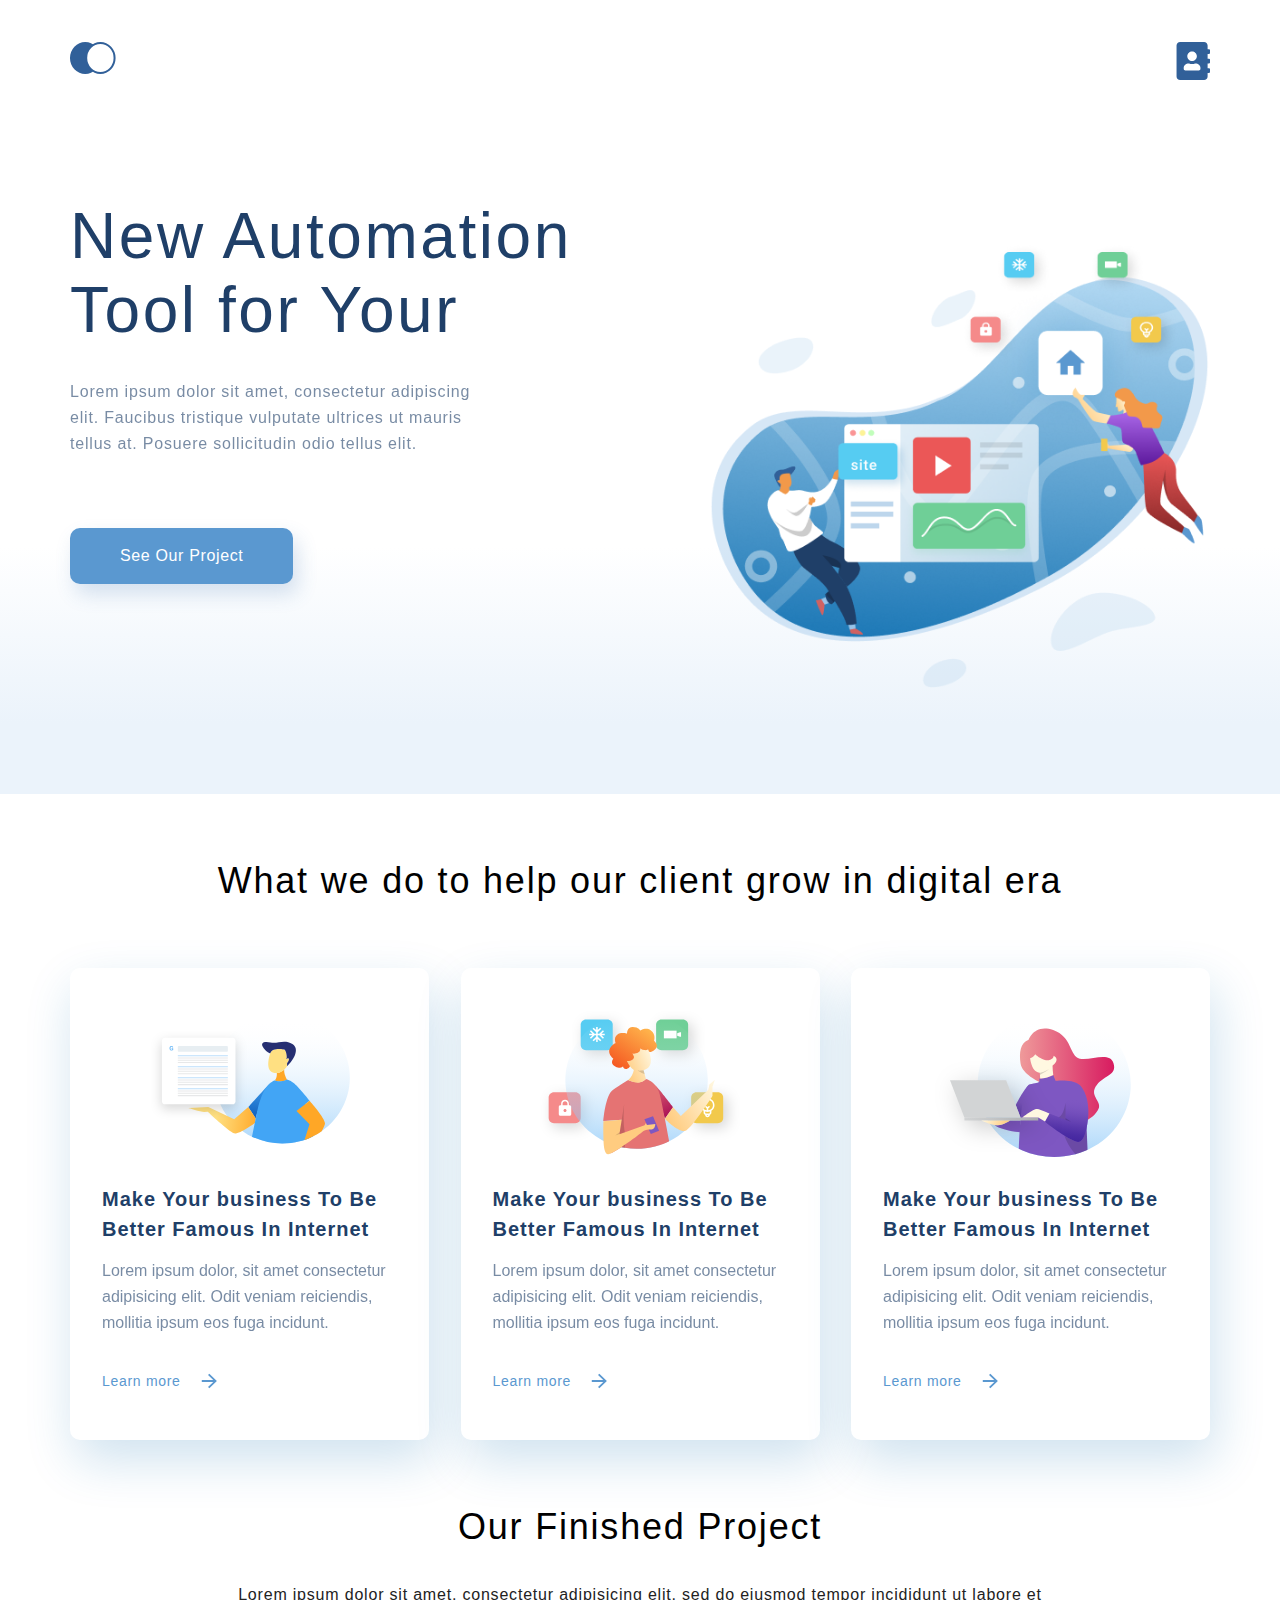
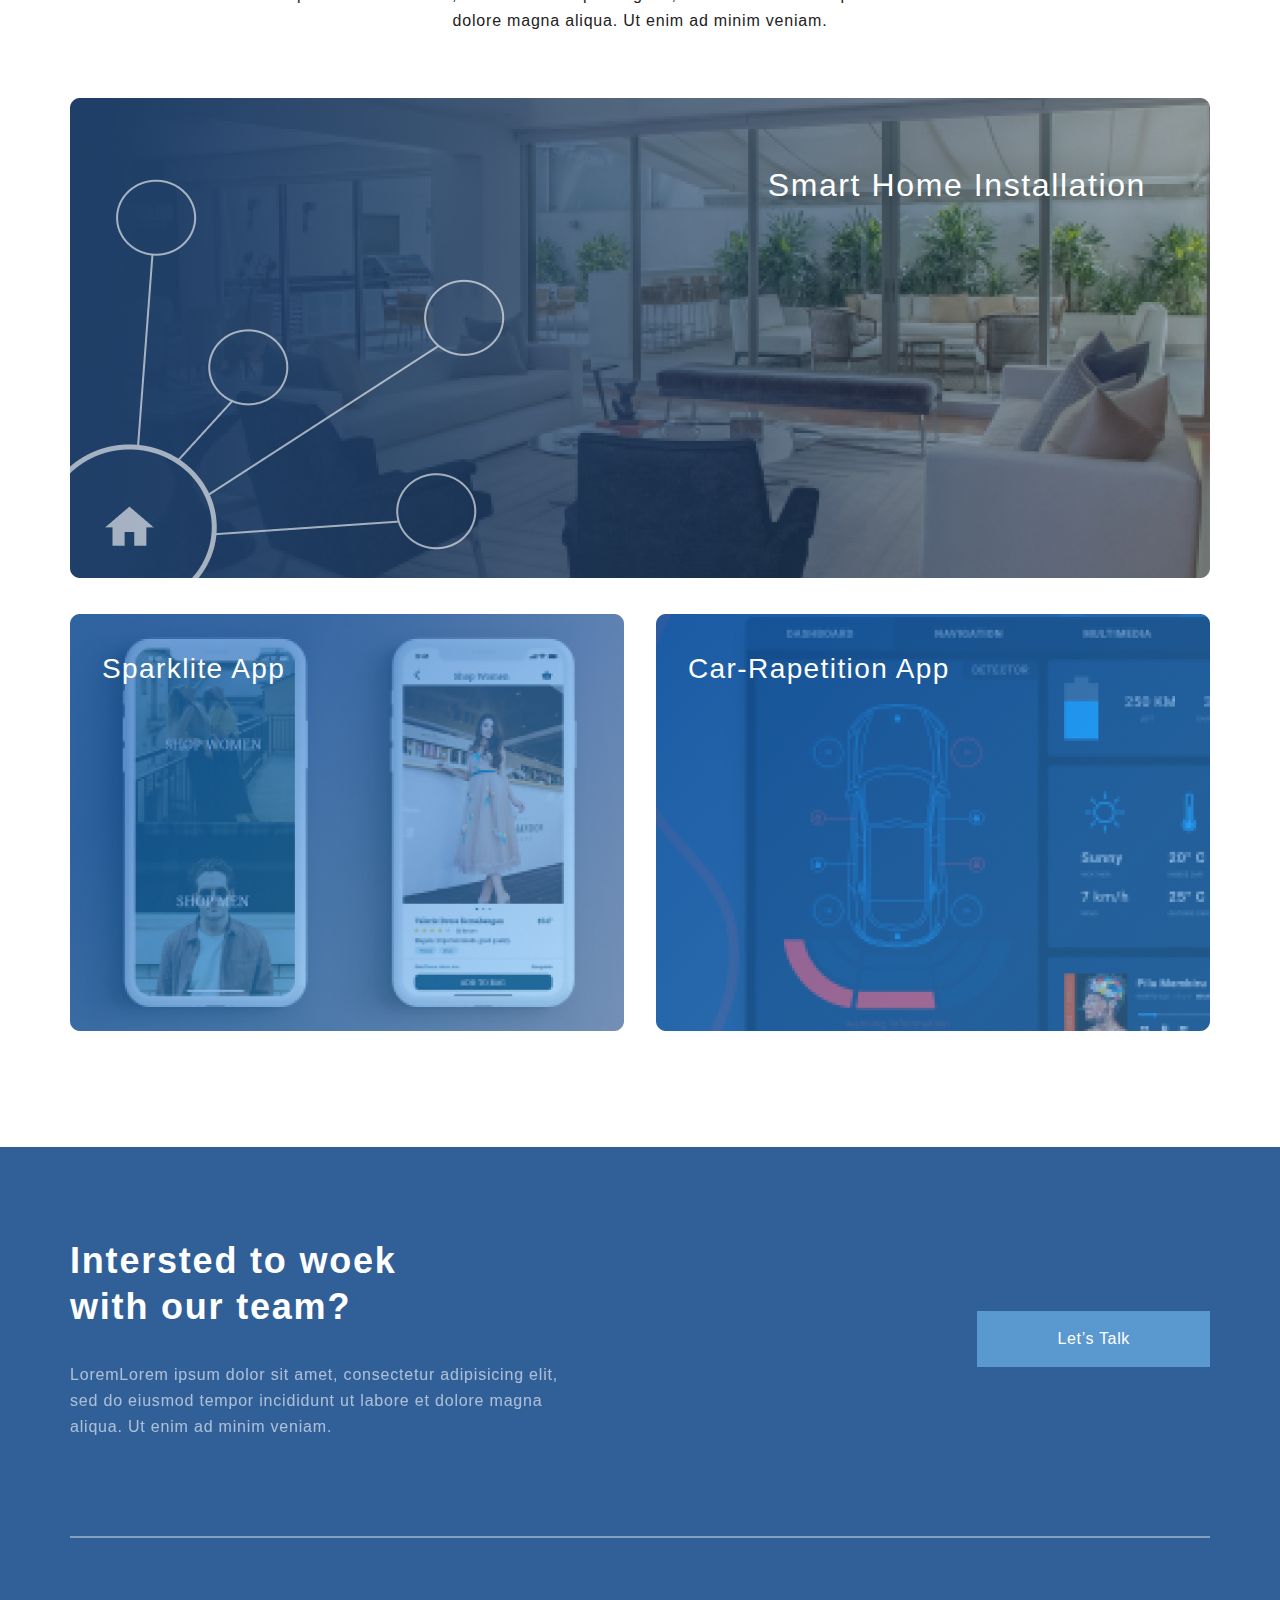
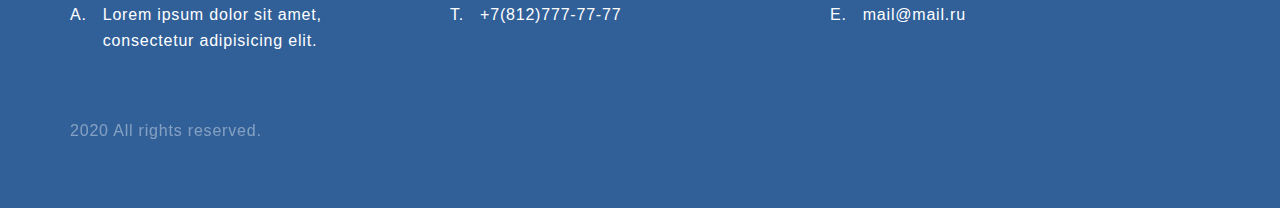
<file: index.html>
<!DOCTYPE html>
<html lang="en">

<head>
    <meta charset="UTF-8">
    <meta name="viewport" content="width=device-width, initial-scale=1.0">
    <title>My first site with Geekbrains</title>
    <link rel="stylesheet" href="style.css">
</head>

<body>
    <div class="main">
        <div class="container top__box">
            <ul class="menu">
                <li><a href="index.html"><img src="img/main.svg" alt="main"></a></li>
                <li><a href="contact.html"><img src="img/cont.svg" alt="contacts"></a></li>
            </ul>
            <div class="description">
                <h1 class="header">New Automation
                    Tool for Your </h1>
                <p class="par top__text">Lorem ipsum dolor sit amet, consectetur adipiscing elit. Faucibus tristique
                    vulputate ultrices ut mauris tellus at. Posuere sollicitudin odio tellus elit.</p>
                <a class="link_top" href="#">See Our Project</a>
            </div>
        </div>
    </div>
    <div class="what-we-do container">
        <h3 class="header_h3">What we do to help our client grow in digital era</h3>
        <div class="card_box">
            <div class="choice">
                <img class="img_1" src="img/card_1.svg" alt="card">
                <h4 class="header_h4">Make Your business To Be
                    Better Famous In Internet</h4>
                <p class="par card_par">Lorem ipsum dolor, sit amet consectetur adipisicing elit. Odit veniam
                    reiciendis,
                    mollitia ipsum eos fuga incidunt.</p>
                <div class="div_for_link">
                    <a class="card__link" href="#">Learn more </a>
                    <div><a href="#"><img class="arrow" src="img/arrow.svg" alt="link"></a></div>
                </div>
            </div>
            <div class="choice">
                <img class="img_2" src="img/card_2_1.svg" alt="card">
                <img class="img_3" src="img/card_2_2.svg" alt="card">
                <h4 class="header_h4">Make Your business To Be
                    Better Famous In Internet</h4>
                <p class="par card_par">Lorem ipsum dolor, sit amet consectetur adipisicing elit. Odit veniam
                    reiciendis,
                    mollitia ipsum eos fuga incidunt.</p>
                <div class="div_for_link">
                    <a class="card__link" href="#">Learn more </a>
                    <div><a href="#"><img class="arrow" src="img/arrow.svg" alt="link"></a></div>
                </div>
            </div>
            <div class="choice">
                <img class="img_1" src="img/card_3.svg" alt="card">
                <h4 class="header_h4">Make Your business To Be
                    Better Famous In Internet</h4>
                <p class="par card_par">Lorem ipsum dolor, sit amet consectetur adipisicing elit. Odit veniam
                    reiciendis,
                    mollitia ipsum eos fuga incidunt.</p>
                <div class="div_for_link">
                    <a class="card__link" href="#">Learn more </a>
                    <div><a href="#"><img class="arrow" src="img/arrow.svg" alt="link"></a></div>
                </div>
            </div>
        </div>
    </div>
    <div class="footer">
        <div class="container">
            <div class="project">
                <h3 class="header_h3">Our Finished Project</h3>
                <p class="par par_project">Lorem ipsum dolor sit amet, consectetur adipisicing elit, sed do eiusmod
                    tempor
                    incididunt ut labore et dolore magna aliqua. Ut enim ad minim veniam.</p>
                <div class="project__item">
                    <img class="project__img" src="img/project_1.png" alt="image">
                    <p class="project__text">Smart Home Installation</p>
                </div>
                <div class="project__parent">
                    <div class="project__item project__item_margin">
                        <img class="project__img" src="img/project_2.png" alt="image">
                        <p class="project__text_second">Sparklite App</p>
                    </div>
                    <div class="project__item">
                        <img class="project__img" src="img/project_3.png" alt="image">
                        <p class="project__text_second">Car-Rapetition App</p>
                    </div>
                </div>
            </div>
        </div>
    </div>
    <div class="footer_bottom">
        <div class="container container_footer">
            <div class="discription_footer">
                <div>
                    <h3 class="header_h3">Intersted to woek
                        with our team?</h3>
                    <p class="par footer_bottom_par">LoremLorem ipsum dolor sit amet, consectetur adipisicing elit, sed
                        do
                        eiusmod tempor
                        incididunt ut labore et dolore magna aliqua. Ut enim ad minim veniam.</p>
                </div>
                <div class="div_for_footer_link">
                    <a href="#" class="footer_link">Let’s Talk</a>
                </div>
            </div>
            <hr>
            <div class="list_footer">
                <ul class="footer_info">
                    <li class="footer_list">Lorem ipsum dolor sit amet, consectetur adipisicing elit.</li>
                    <li class="footer_list">+7(812)777-77-77</li>
                    <li class="footer_list">mail@mail.ru</li>
                </ul>
            </div>

            <div class="ARR">
                <p class="par">2020 All rights reserved.</p>
            </div>
        </div>
    </div>
</body>

</html>
</file>
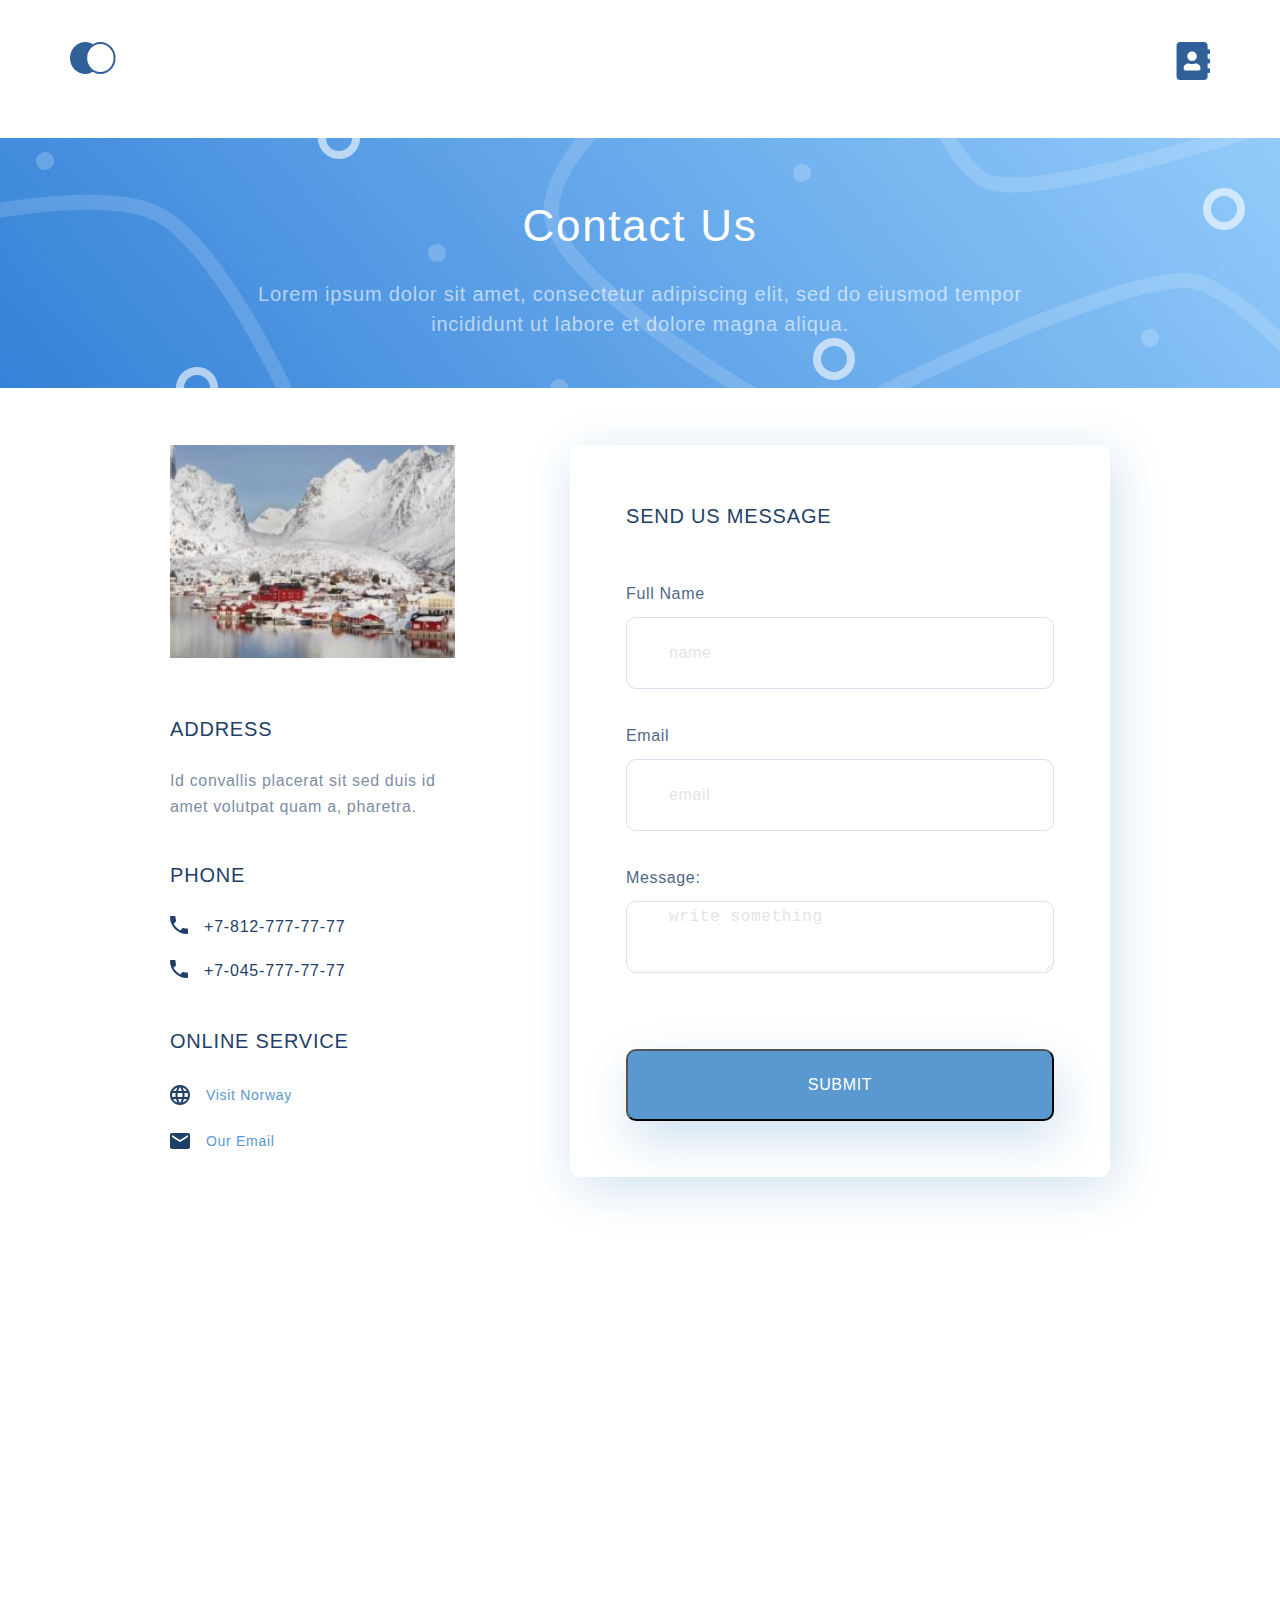
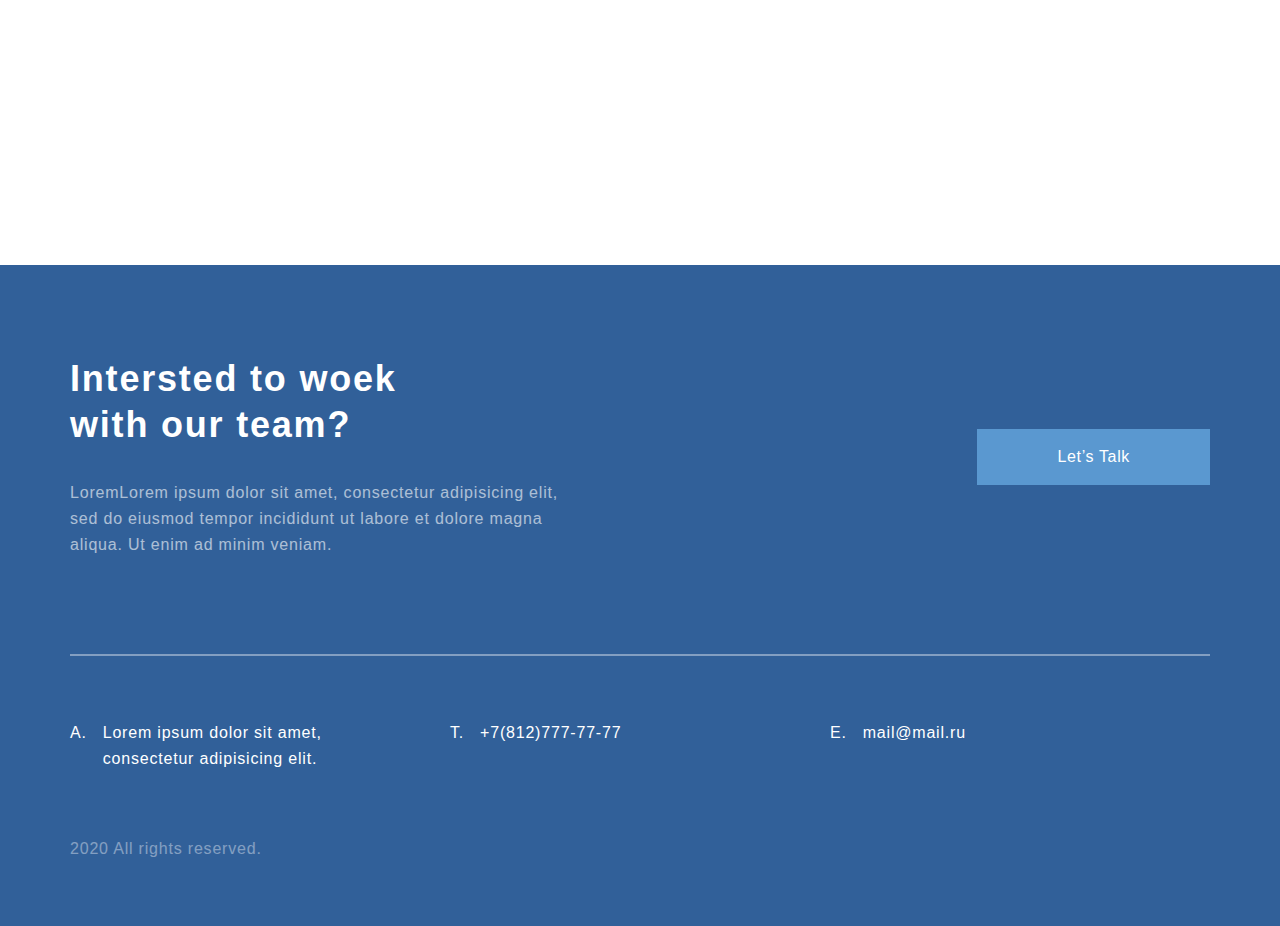
<file: contact.html>
<!DOCTYPE html>
<html lang="en">

<head>
    <meta charset="UTF-8">
    <meta name="viewport" content="width=device-width, initial-scale=1.0">
    <title>My first site with Geekbrains</title>
    <link rel="stylesheet" href="style.css">
</head>

<body>
    <div class="container">
        <ul class="menu menu_contacts">
            <li><a href="index.html"><img src="img/main.svg" alt="main"></a></li>
            <li><a href="contact.html"><img src="img/cont.svg" alt="contacts"></a></li>
        </ul>
    </div>
    <div class="main_contacts">
        <div class="container">
            <div class="description_contacts">
                <h2 class="header_h2">Contact Us</h2>
                <p class="par">Lorem ipsum dolor sit amet, consectetur adipiscing elit, sed do eiusmod tempor incididunt
                    ut labore et dolore magna aliqua. </p>
            </div>
        </div>
    </div>
    <form action="#" class="container form">
        <div class="adress">
            <img class="img_contact" src="img/001.jpg" alt="Norway in winter">
            <h4 class="header_h4_cont">ADDRESS</h4>
            <p class="par">Id convallis placerat sit sed duis id amet volutpat quam a, pharetra.</p>
            <h4 class="header_h4_cont">PHONE</h4>
            <ul class="ul_cont_tel">
                <li class="li_cont_tel">+7-812-777-77-77</li>
                <li class="li_cont_tel">+7-045-777-77-77</li>
            </ul>
            <h4 class="header_h4_cont">ONLINE SERVICE</h4>
            <ul class="ul_cont_online">
                <li class="li_cont_online"><a class="link_cont_online" href="https://www.visitnorway.com/"
                        target="new">Visit Norway</a></li>
                <li class="li_cont_online"><a class="link_cont_online" href="mailto:mail@mail.ru">Our Email</a></li>
            </ul>
        </div>
        <div class="feedback">
            <h4 class="header_h4_cont">SEND US MESSAGE</h4>
            <p class="par">Full Name</p> <input type="text" placeholder="name" class="input"><br>
            <p class="par">Email</p> <input type="email" placeholder="email" class="input"><br>
            <p class="par">Message:</p>
            <textarea cols="30" rows="10" placeholder="write something" class="input"></textarea><br>
            <button type="submit" class="button">SUBMIT</button>
            <br>
        </div>
    </form>
    <div class="div_for_map">
        <div class="map container">
            <iframe
                src="https://yandex.ru/map-widget/v1/?um=constructor%3A4feb810efaa28ed17048993f5f2e56280fda6cfa603c2abc4ed882af0743bb71&amp;source=constructor"
                width="100%" height="100%" frameborder="0"></iframe>
        </div>
    </div>
    <div class="footer_bottom">
        <div class="container container_footer">
            <div class="discription_footer">
                <div>
                    <h3 class="header_h3">Intersted to woek
                        with our team?</h3>
                    <p class="par footer_bottom_par">LoremLorem ipsum dolor sit amet, consectetur adipisicing elit, sed
                        do
                        eiusmod tempor
                        incididunt ut labore et dolore magna aliqua. Ut enim ad minim veniam.</p>
                </div>
                <div class="div_for_footer_link">
                    <a href="#" class="footer_link">Let’s Talk</a>
                </div>
            </div>
            <hr>
            <div class="list_footer">
                <ul class="footer_info">
                    <li class="footer_list">Lorem ipsum dolor sit amet, consectetur adipisicing elit.</li>
                    <li class="footer_list">+7(812)777-77-77</li>
                    <li class="footer_list">mail@mail.ru</li>
                </ul>
            </div>

            <div class="ARR">
                <p class="par">2020 All rights reserved.</p>
            </div>
        </div>
    </div>
</body>

</html>
</file>
<file: style.css>
* {
  margin: 0;
  padding: 0;
}

body {
  font-family: sans-serif;
}

h1 {
  width: 510px;
}

.main {
  min-height: 768px;
  background: -webkit-gradient(linear, left bottom, left top, color-stop(8.84%, #EBF3FB), color-stop(31.12%, rgba(152, 195, 232, 0)));
  background: linear-gradient(0deg, #EBF3FB 8.84%, rgba(152, 195, 232, 0) 31.12%);
}

.main .top__box {
  display: -webkit-box;
  display: -ms-flexbox;
  display: flex;
  -webkit-box-orient: vertical;
  -webkit-box-direction: normal;
      -ms-flex-direction: column;
          flex-direction: column;
  height: 100%;
}

.main .menu {
  display: -webkit-box;
  display: -ms-flexbox;
  display: flex;
  -webkit-box-pack: justify;
      -ms-flex-pack: justify;
          justify-content: space-between;
  padding-top: 42px;
  padding-bottom: 54px;
}

.main .description_contacts {
  width: 100%;
}

.main .header {
  font-size: 64px;
  color: #1F3F68;
  font-weight: 300;
  line-height: 74px;
  letter-spacing: 0.04em;
  margin-bottom: 32px;
}

.main .top__text {
  width: 425px;
  font-size: 16px;
  line-height: 26px;
  letter-spacing: 0.05em;
  color: #1F3F68;
  opacity: 0.6;
}

.main .link_top {
  display: inline-block;
  font-size: 16px;
  line-height: 26px;
  text-align: center;
  letter-spacing: 0.04em;
  color: #FFFFFF;
  background: #5A98D0;
  -webkit-box-shadow: 5px 10px 20px rgba(53, 110, 173, 0.2);
          box-shadow: 5px 10px 20px rgba(53, 110, 173, 0.2);
  border-radius: 10px;
  padding: 15px 50px;
  margin-top: 71px;
  text-decoration: none;
  margin-bottom: 210px;
}

.main_contacts {
  background-image: url(img/contact.png);
  background-repeat: no-repeat;
  background-position: center;
  background-size: cover;
  padding-top: 51px;
  padding-bottom: 49px;
}

.header_h2 {
  font-weight: 500;
  font-size: 44px;
  line-height: 74px;
  text-align: center;
  letter-spacing: 0.04em;
  color: #FFFFFF;
}

.description_contacts .par {
  width: 75%;
  margin: 16px auto 0px;
  opacity: 1;
  -ms-flex-item-align: center;
      -ms-grid-row-align: center;
      align-self: center;
  width: 780px;
  font-size: 20px;
  line-height: 30px;
  text-align: center;
  letter-spacing: 0.04em;
  color: rgba(255, 255, 255, 0.6);
}

.project {
  padding-bottom: 112px;
}

.project .par_project {
  width: 75%;
  margin: 32px auto 64px;
  opacity: 1;
  font-size: 16px;
  line-height: 26px;
  text-align: center;
  letter-spacing: 0.05em;
  color: #222222;
}

.project__item {
  position: relative;
  -webkit-box-flex: 1;
      -ms-flex-positive: 1;
          flex-grow: 1;
  padding: 0;
  margin: 0;
}

.project__img {
  width: 100%;
  padding: 0;
  margin: 0;
}

.project__text {
  position: absolute;
  font-size: 32px;
  line-height: 46px;
  text-align: right;
  letter-spacing: 0.05em;
  color: #FFFFFF;
  top: 64px;
  right: 64px;
}

.project__parent {
  display: -webkit-box;
  display: -ms-flexbox;
  display: flex;
  -webkit-box-pack: justify;
      -ms-flex-pack: justify;
          justify-content: space-between;
  margin-top: 32px;
}

.project__item_margin {
  margin-right: 32px;
}

.project__text_second {
  position: absolute;
  font-size: 28px;
  line-height: 46px;
  letter-spacing: 0.05em;
  color: #FFFFFF;
  top: 32px;
  left: 32px;
}

.project .header_h3 {
  font-size: 36px;
  text-align: center;
  font-weight: 300;
  line-height: 46px;
  text-align: center;
  letter-spacing: 0.05em;
  color: #000000;
}

.container {
  max-width: 1140px;
  margin: 0 auto;
}

.container .menu {
  display: -webkit-box;
  display: -ms-flexbox;
  display: flex;
  -webkit-box-pack: justify;
      -ms-flex-pack: justify;
          justify-content: space-between;
  padding-top: 42px;
  padding-bottom: 54px;
}

.adress {
  display: -webkit-box;
  display: -ms-flexbox;
  display: flex;
  -webkit-box-orient: vertical;
  -webkit-box-direction: normal;
      -ms-flex-direction: column;
          flex-direction: column;
}

.form {
  width: 940px;
  display: -webkit-box;
  display: -ms-flexbox;
  display: flex;
  -webkit-box-pack: justify;
      -ms-flex-pack: justify;
          justify-content: space-between;
  padding-top: 57px;
}

.img_contact {
  margin: 0px 15px 56px 0px;
}

.feedback {
  width: 540px;
  background: #FFFFFF;
  -webkit-box-shadow: 5px 10px 50px rgba(16, 112, 177, 0.2);
          box-shadow: 5px 10px 50px rgba(16, 112, 177, 0.2);
  border-radius: 10px;
}

.map {
  width: 940px;
  height: 480px;
  margin: 96px auto 112px auto;
}

.description {
  padding-top: 61px;
  -webkit-box-flex: 1;
      -ms-flex-positive: 1;
          flex-grow: 1;
  background-image: url(img/top_back.png);
  background-repeat: no-repeat;
  background-position: right center;
  background-size: 44%;
}

li {
  list-style-type: none;
}

.par {
  font-size: 16px;
  line-height: 26px;
  color: #1F3F68;
  opacity: 0.6;
}

.form {
  display: -webkit-box;
  display: -ms-flexbox;
  display: flex;
}

.header_h2 {
  font-weight: 500;
  font-size: 44px;
  text-align: center;
}

.what-we-do {
  padding-top: 64px;
}

.what-we-do .header_h3 {
  font-size: 36px;
  text-align: center;
  font-weight: 300;
  line-height: 46px;
  text-align: center;
  letter-spacing: 0.05em;
  color: #000000;
}

.what-we-do .card_box {
  display: -webkit-box;
  display: -ms-flexbox;
  display: flex;
  -webkit-box-pack: justify;
      -ms-flex-pack: justify;
          justify-content: space-between;
  margin-top: 64px;
  padding-bottom: 64px;
}

.what-we-do .choice {
  width: 359px;
  background: #FFFFFF;
  -webkit-box-shadow: 5px 20px 50px rgba(16, 112, 177, 0.2);
          box-shadow: 5px 20px 50px rgba(16, 112, 177, 0.2);
  border-radius: 10px;
  padding: 216px 32px 44px;
  -webkit-box-sizing: border-box;
          box-sizing: border-box;
  display: -webkit-box;
  display: -ms-flexbox;
  display: flex;
  -webkit-box-orient: vertical;
  -webkit-box-direction: normal;
      -ms-flex-direction: column;
          flex-direction: column;
  position: relative;
}

.what-we-do .img_1 {
  -ms-flex-item-align: center;
      -ms-grid-row-align: center;
      align-self: center;
  margin-bottom: 51px;
  position: absolute;
  top: 43px;
  width: 200px;
}

.what-we-do .img_2 {
  -ms-flex-item-align: center;
      -ms-grid-row-align: center;
      align-self: center;
  margin-bottom: 51px;
  position: absolute;
  top: 43px;
  width: 200px;
}

.what-we-do .img_3 {
  -ms-flex-item-align: center;
      -ms-grid-row-align: center;
      align-self: center;
  margin-bottom: 51px;
  position: absolute;
  top: 43px;
  width: 150px;
}

.what-we-do .card_par {
  padding-bottom: 30px;
}

.what-we-do .header_h4 {
  font-size: 20px;
  line-height: 30px;
  color: #1F3F68;
  letter-spacing: 0.05em;
  margin-bottom: 14px;
}

.what-we-do .div_for_link {
  display: -webkit-box;
  display: -ms-flexbox;
  display: flex;
}

.what-we-do .card__link {
  text-decoration: none;
  font-size: 14px;
  line-height: 30px;
  letter-spacing: 0.05em;
  color: #5A98D0;
}

.header_h4_cont {
  font-weight: 500;
  font-size: 20px;
  line-height: 30px;
  letter-spacing: 0.04em;
  color: #1F3F68;
  padding-bottom: 24px;
}

.adress .par {
  width: 300px;
  font-weight: 300;
  font-size: 16px;
  line-height: 26px;
  letter-spacing: 0.04em;
  color: #1F3F68;
  opacity: 0.6;
  padding-bottom: 40px;
}

.ul_cont_tel {
  font-weight: 300;
  font-size: 16px;
  line-height: 26px;
  letter-spacing: 0.04em;
  color: #1F3F68;
  padding-bottom: 24px;
}

.li_cont_tel {
  font-size: 16px;
  line-height: 26px;
  letter-spacing: 0.05em;
  color: #1F3F68;
  display: -webkit-box;
  display: -ms-flexbox;
  display: flex;
  padding-bottom: 16px;
}

.li_cont_tel::before {
  padding-top: 2px;
  content: url(img/tub.svg);
  display: block;
  margin-right: 16px;
}

.link_cont_online {
  font-size: 14px;
  line-height: 30px;
  letter-spacing: 0.05em;
  color: #5A98D0;
  text-decoration: none;
  padding-bottom: 16px;
}

.li_cont_online {
  display: -webkit-box;
  display: -ms-flexbox;
  display: flex;
  vertical-align: middle;
}

.li_cont_online:first-child::before {
  padding-top: 5px;
  content: url(img/map.svg);
  display: block;
  margin-right: 16px;
}

.li_cont_online:nth-child(2):before {
  padding-top: 7px;
  content: url(img/letter.svg);
  display: block;
  margin-right: 16px;
}

.feedback {
  padding: 56px;
  -webkit-box-sizing: border-box;
          box-sizing: border-box;
}

.feedback .header_h4_cont {
  padding-bottom: 48px;
}

.feedback .par {
  font-size: 16px;
  line-height: 30px;
  letter-spacing: 0.04em;
  color: #1F3F68;
  opacity: 0.8;
  padding-bottom: 8px;
}

.input {
  border: 1px solid #356EAD;
  -webkit-box-sizing: border-box;
          box-sizing: border-box;
  border-radius: 10px;
  opacity: 0.4;
  width: 428px;
  height: 72px;
  margin-bottom: 32px;
  padding-left: 42px;
  font-weight: 300;
  font-size: 16px;
  line-height: 30px;
  letter-spacing: 0.04em;
  color: #1F3F68;
  opacity: 0.2;
}

.button {
  margin-top: 40px;
  width: 428px;
  height: 72px;
  background: #5A98D0;
  -webkit-box-shadow: 5px 20px 50px rgba(16, 112, 177, 0.2);
          box-shadow: 5px 20px 50px rgba(16, 112, 177, 0.2);
  border-radius: 10px;
  font-size: 16px;
  line-height: 26px;
  text-align: center;
  letter-spacing: 0.04em;
  color: #FFFFFF;
}

.footer_bottom_par {
  max-width: 495px;
  padding-top: 32px;
  font-size: 16px;
  line-height: 26px;
  letter-spacing: 0.05em;
  color: #FFFFFF;
  opacity: 0.6;
}

.footer_link {
  display: inline-block;
  padding: 15px 80px;
  top: 165px;
  right: 115px;
  font-size: 16px;
  line-height: 26px;
  text-align: center;
  letter-spacing: 0.04em;
  color: #FFFFFF;
  background: #5A98D0;
  text-decoration: none;
}

hr {
  margin-top: 96px;
  margin-bottom: 64px;
  opacity: 0.4;
  border: 1px solid #FFFFFF;
}

.ARR .par {
  font-size: 16px;
  line-height: 26px;
  letter-spacing: 0.05em;
  color: #FFFFFF;
  opacity: 0.4;
  padding-bottom: 64px;
}

.list_footer {
  padding-bottom: 64px;
  font-size: 16px;
  line-height: 26px;
  letter-spacing: 0.05em;
  color: #FFFFFF;
}

.list_footer_li {
  display: -webkit-box;
  display: -ms-flexbox;
  display: flex;
  -webkit-box-flex: 1;
      -ms-flex-positive: 1;
          flex-grow: 1;
}

.footer_info {
  display: -webkit-box;
  display: -ms-flexbox;
  display: flex;
  -webkit-box-pack: justify;
      -ms-flex-pack: justify;
          justify-content: space-between;
  margin-top: 64px;
}

.footer_list {
  -webkit-box-flex: 1;
      -ms-flex-positive: 1;
          flex-grow: 1;
  -ms-flex-preferred-size: 33.333%;
      flex-basis: 33.333%;
  margin-right: 32px;
  display: -webkit-box;
  display: -ms-flexbox;
  display: flex;
}

.footer_list:first-child::before {
  content: 'A.';
  display: block;
  margin-right: 16px;
}

.footer_list:nth-child(2)::before {
  content: 'T.';
  display: block;
  margin-right: 16px;
}

.footer_list:nth-child(3)::before {
  content: 'E.';
  display: block;
  margin-right: 16px;
}

.arrow {
  margin-left: 20px;
  margin-top: 7px;
}

.footer_bottom {
  background: #316099;
}

.footer_bottom .discription_footer {
  padding-top: 91px;
  display: -webkit-box;
  display: -ms-flexbox;
  display: flex;
  -webkit-box-pack: justify;
      -ms-flex-pack: justify;
          justify-content: space-between;
  -webkit-box-align: center;
      -ms-flex-align: center;
          align-items: center;
}

.discription_footer .header_h3 {
  width: 340px;
  text-align: left;
  font-size: 36px;
  line-height: 46px;
  letter-spacing: 0.05em;
  color: #FFFFFF;
}

@media (max-width: 1024px) {
  .container {
    padding-left: 32px;
    padding-right: 32px;
  }
  .container_footer {
    padding-left: 124px;
    padding-right: 124px;
  }
  .description {
    background-position: right 280px;
  }
  .card_box {
    -webkit-box-orient: vertical;
    -webkit-box-direction: normal;
        -ms-flex-direction: column;
            flex-direction: column;
    -webkit-box-align: center;
        -ms-flex-align: center;
            align-items: center;
  }
  .choice {
    margin-bottom: 32px;
  }
  .discription_footer {
    padding-top: 47px;
  }
  .footer_link {
    min-width: 75px;
    display: inline-block;
    padding: 3px 29px;
    top: 161px;
    right: 123px;
  }
  hr {
    margin-top: 64px;
  }
  .list_footer {
    padding-bottom: 32px;
    font-size: 16px;
    line-height: 26px;
    letter-spacing: 0.05em;
    color: #FFFFFF;
  }
  .footer_info {
    -webkit-box-orient: vertical;
    -webkit-box-direction: normal;
        -ms-flex-direction: column;
            flex-direction: column;
  }
  .footer_list {
    margin-bottom: 25px;
  }
  .menu {
    padding-top: 18px;
    padding-bottom: 54px;
  }
  .description_contacts {
    width: 100%;
  }
  .description_contacts .par {
    width: 67%;
  }
  .form {
    -webkit-box-orient: vertical;
    -webkit-box-direction: normal;
        -ms-flex-direction: column;
            flex-direction: column;
    width: 520px;
  }
  .img_contact {
    width: 300px;
    -ms-flex-item-align: center;
        -ms-grid-row-align: center;
        align-self: center;
  }
  .adress {
    width: 300px;
    -ms-flex-item-align: center;
        -ms-grid-row-align: center;
        align-self: center;
    padding-bottom: 48px;
  }
  .feedback .header_h4_cont {
    width: 180px;
    padding-bottom: 20px;
  }
  .map {
    width: 100%;
    height: 392px;
    margin: 64px auto 64px auto;
  }
  .div_for_map .container {
    padding-left: 0px;
    padding-right: 0px;
  }
}

@media (max-width: 667px) {
  .menu {
    padding-top: 18px;
  }
  .main {
    min-height: 376px;
    padding-bottom: 41px;
    -webkit-box-sizing: border-box;
            box-sizing: border-box;
  }
  .description {
    padding-top: 36px;
    display: -webkit-box;
    display: -ms-flexbox;
    display: flex;
    -webkit-box-orient: vertical;
    -webkit-box-direction: normal;
        -ms-flex-direction: column;
            flex-direction: column;
    -webkit-box-align: center;
        -ms-flex-align: center;
            align-items: center;
    background-image: none;
  }
  .header {
    width: 100%;
    font-size: 32px;
    line-height: 37px;
    margin-bottom: 12px;
    text-align: center;
  }
  .top__text {
    width: 100%;
    text-align: center;
  }
  .link_top {
    font-size: 12px;
    line-height: 26px;
    padding: 0 8px;
    margin-bottom: 41px;
  }
  .header_h3 {
    font-size: 24px;
    line-height: 28px;
  }
  .discription_footer .header_h3 {
    font-size: 24px;
    line-height: 28px;
    text-align: center;
  }
  .what-we-do {
    padding-top: 48px;
  }
  .card_box {
    margin-top: 32px;
  }
  .choice {
    width: 100%;
  }
  .par_project {
    width: 100%;
  }
  .project__text {
    font-size: 16px;
    line-height: 19px;
    top: 16px;
    right: 16px;
  }
  .project__text_second {
    left: 16px;
    font-size: 16px;
    line-height: 19px;
    top: 16px;
  }
  .project__parent {
    -webkit-box-orient: vertical;
    -webkit-box-direction: normal;
        -ms-flex-direction: column;
            flex-direction: column;
    margin-top: 16px;
  }
  .project__item_margin {
    margin-right: 0;
    margin-bottom: 16px;
  }
  .discription_footer {
    max-width: 343px;
    padding-top: 18px;
    margin: 0 auto;
    display: -webkit-box;
    display: -ms-flexbox;
    display: flex;
    -webkit-box-orient: vertical;
    -webkit-box-direction: normal;
        -ms-flex-direction: column;
            flex-direction: column;
  }
  .container_footer {
    padding-left: 16px;
    padding-right: 16px;
    display: -webkit-box;
    display: -ms-flexbox;
    display: flex;
    -webkit-box-orient: vertical;
    -webkit-box-direction: normal;
        -ms-flex-direction: column;
            flex-direction: column;
    -webkit-box-pack: center;
        -ms-flex-pack: center;
            justify-content: center;
  }
  .footer_link {
    display: inline-block;
    padding: 3px 29px;
    top: 0;
    right: 0;
  }
  .footer_bottom_par {
    padding-top: 32px;
    font-size: 16px;
    line-height: 26px;
    letter-spacing: 0.05em;
    color: #FFFFFF;
    opacity: 0.6;
    text-align: center;
    padding-bottom: 40px;
  }
  hr {
    margin-top: 40px;
    margin-bottom: 0px;
  }
  .list_footer {
    padding-bottom: 7px;
    max-width: 343px;
    -webkit-box-align: center;
        -ms-flex-align: center;
            align-items: center;
    margin: 0 auto;
  }
  .footer_info {
    margin-top: 32px;
  }
  .footer_list {
    margin-right: 0;
  }
  .ARR {
    text-align: center;
  }
  .footer_list:first-child::before {
    content: '1.';
  }
  .footer_list:nth-child(2)::before {
    content: '2.';
  }
  .footer_list:nth-child(3)::before {
    content: '3.';
  }
  .feedback {
    width: 342px;
    padding: 36px;
    -webkit-box-sizing: border-box;
            box-sizing: border-box;
    -ms-flex-item-align: center;
        -ms-grid-row-align: center;
        align-self: center;
  }
  .menu_contacts {
    padding-top: 18px;
    padding-bottom: 44px;
  }
  .description_contacts {
    width: 100%;
  }
  .description_contacts .par {
    width: 67%;
  }
  .form {
    -ms-flex-item-align: center;
        -ms-grid-row-align: center;
        align-self: center;
    -webkit-box-orient: vertical;
    -webkit-box-direction: normal;
        -ms-flex-direction: column;
            flex-direction: column;
    width: 100%;
    padding: 40px 0 0 0;
  }
  .img_contact {
    width: 300px;
    -ms-flex-item-align: center;
        -ms-grid-row-align: center;
        align-self: center;
  }
  .adress {
    width: 300px;
    -ms-flex-item-align: center;
        -ms-grid-row-align: center;
        align-self: center;
    padding-bottom: 16px;
  }
  .feedback .header_h4_cont {
    width: 220px;
    padding-bottom: 20px;
  }
  .map {
    width: 100%;
    height: 392px;
    margin: 64px auto 64px auto;
    padding: 0;
  }
  .input {
    border: 1px solid #356EAD;
    -webkit-box-sizing: border-box;
            box-sizing: border-box;
    border-radius: 10px;
    opacity: 0.4;
    width: 271px;
    height: 46px;
    margin-bottom: 32px;
    padding-left: 42px;
    font-weight: 300;
    font-size: 14px;
    line-height: 30px;
    letter-spacing: 0.04em;
    color: #1F3F68;
    opacity: 0.4;
  }
  .button {
    margin-top: 40px;
    width: 271px;
    height: 46px;
    background: #5A98D0;
    -webkit-box-shadow: 5px 20px 50px rgba(16, 112, 177, 0.2);
            box-shadow: 5px 20px 50px rgba(16, 112, 177, 0.2);
    border-radius: 10px;
    font-size: 16px;
    line-height: 26px;
    text-align: center;
    letter-spacing: 0.04em;
    color: #FFFFFF;
  }
}
/*# sourceMappingURL=style.css.map */
</file>
